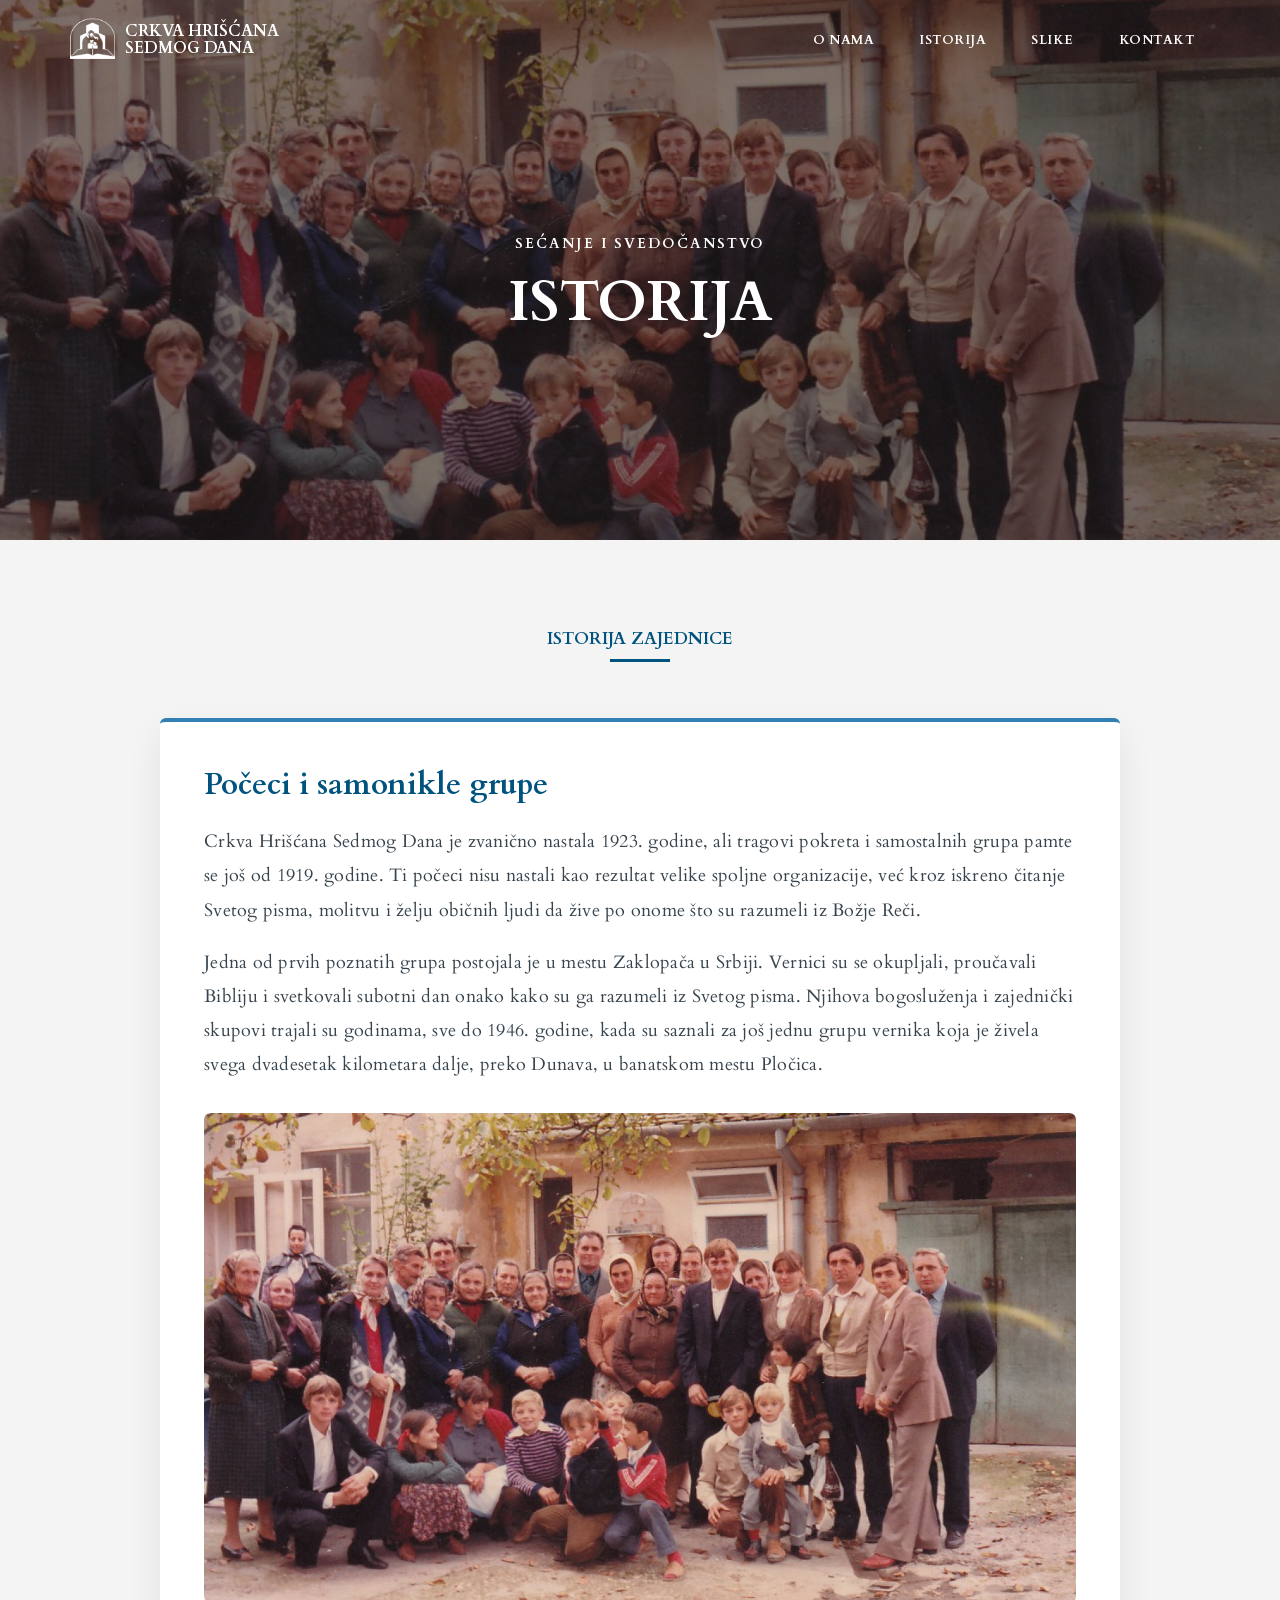
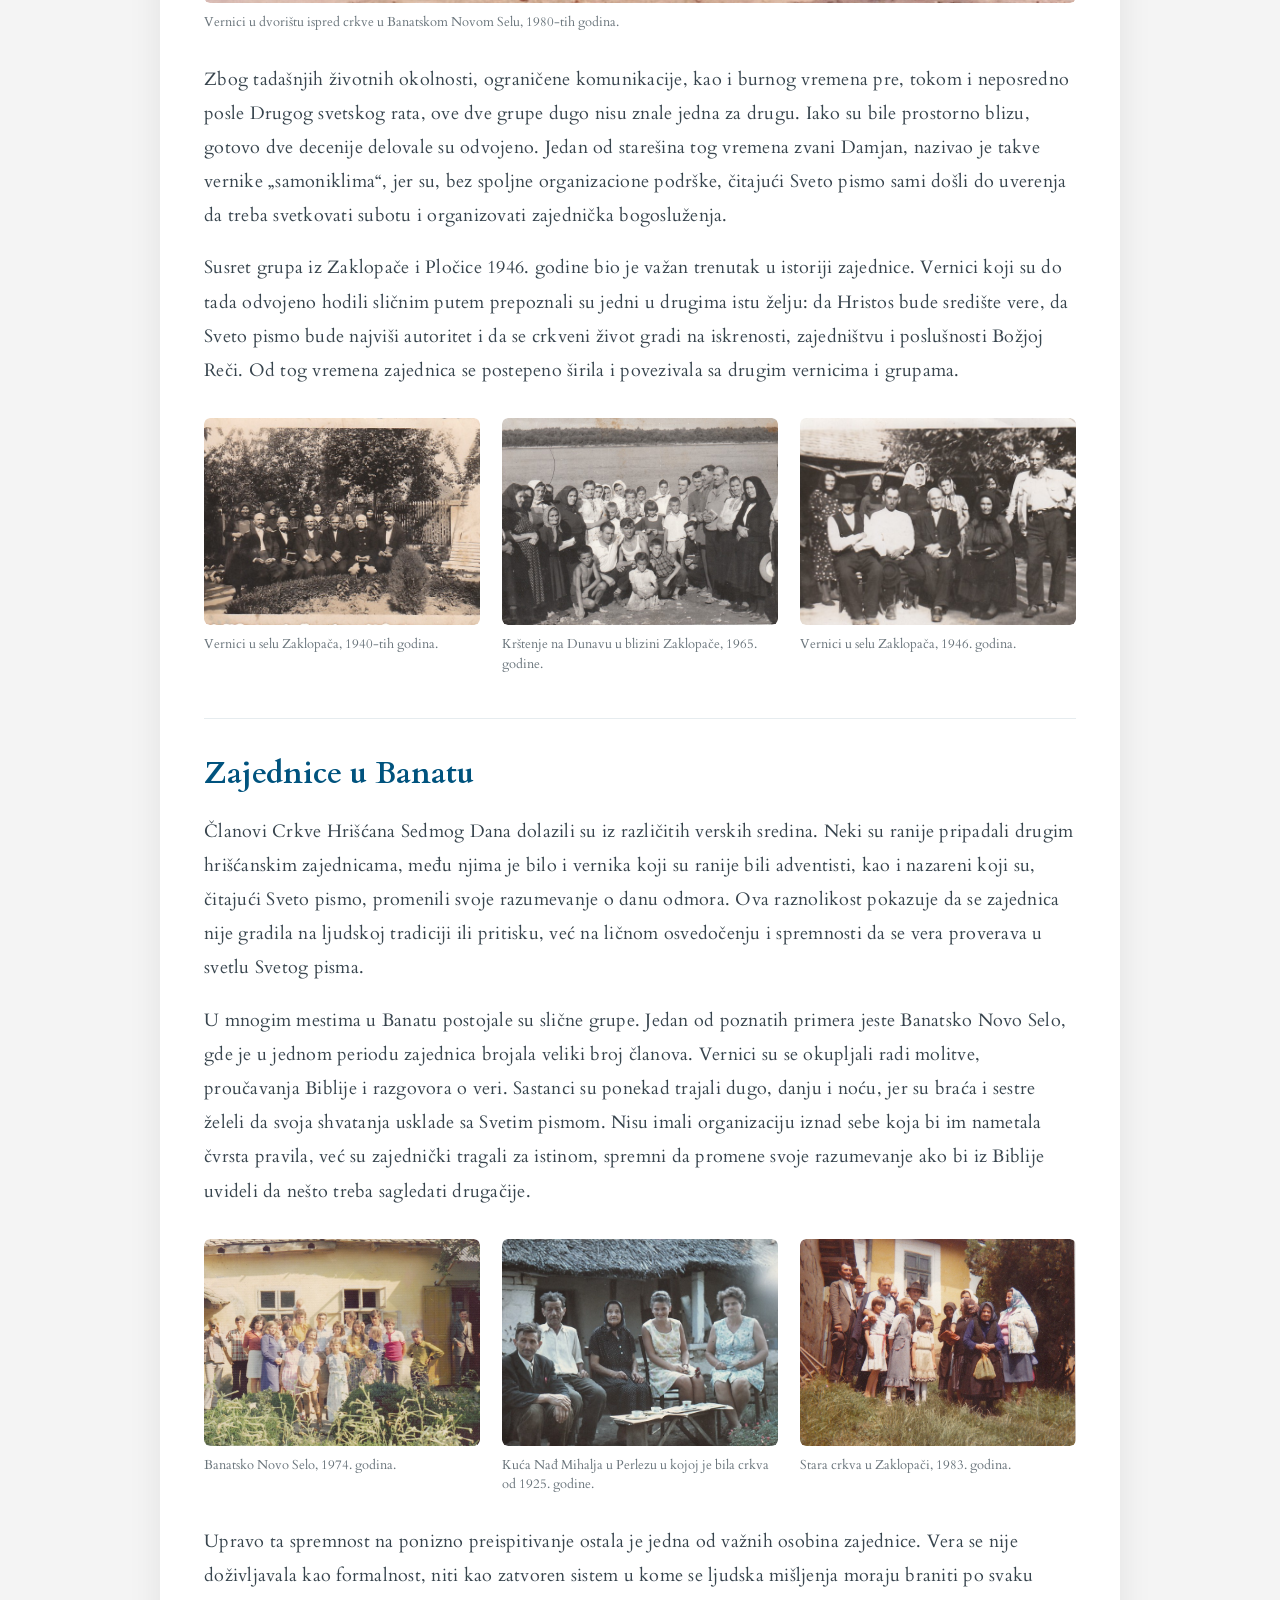
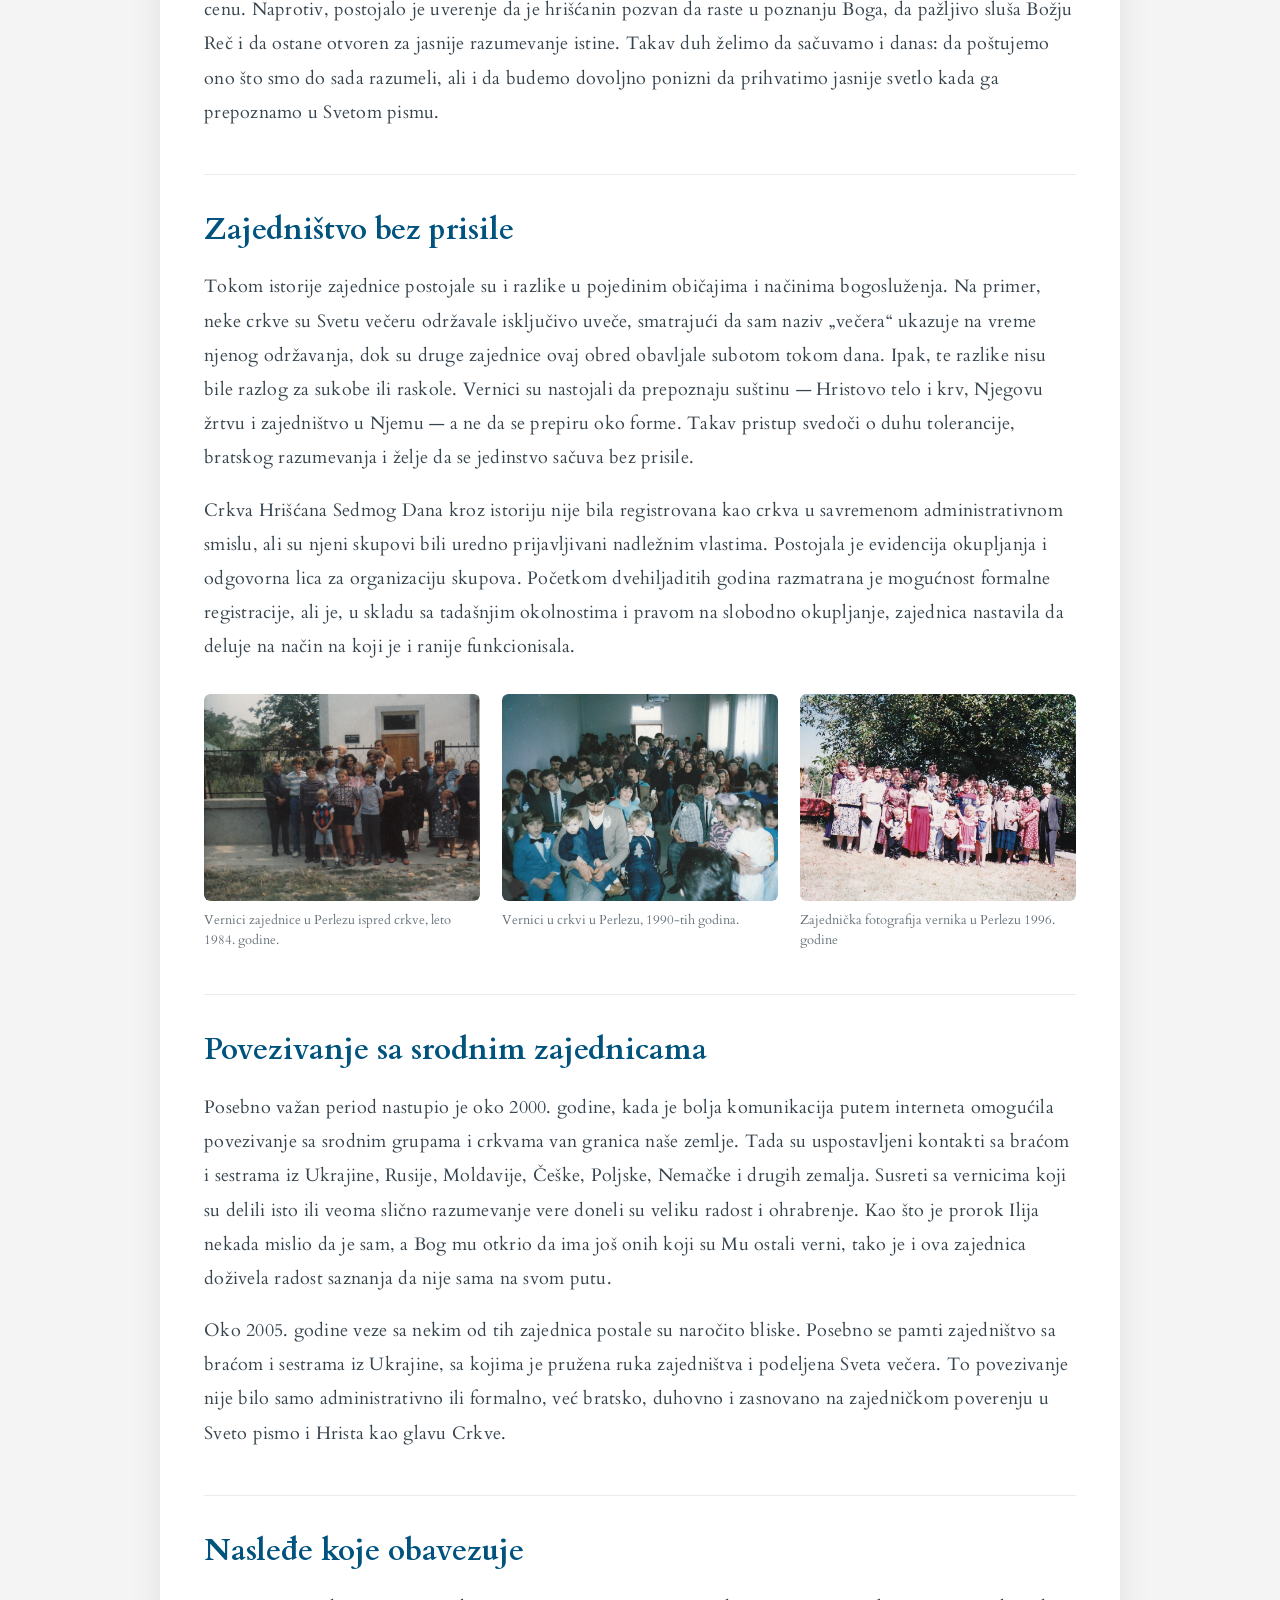
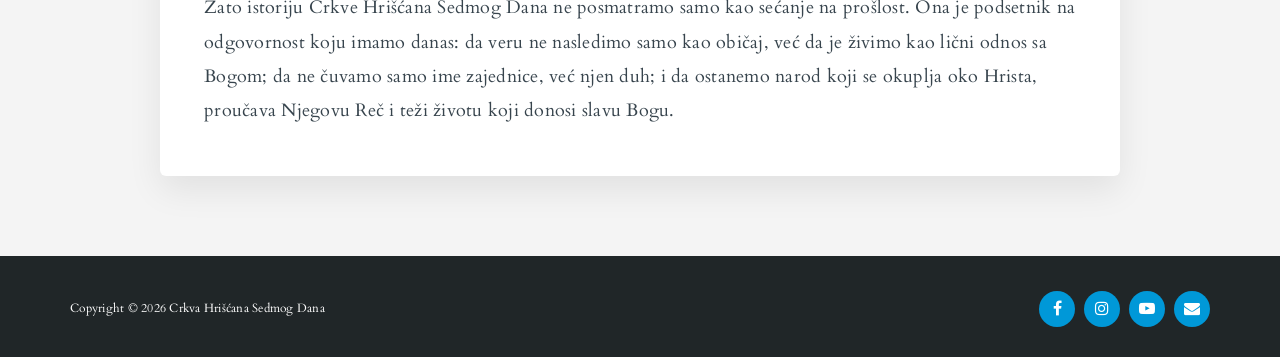
<file: istorija.html>
<!DOCTYPE html>
<html lang="sr-RS">

<head>
    <meta charset="utf-8">
    <meta http-equiv="X-UA-Compatible" content="IE=edge,chrome=1">
    <title>Istorija | Crkva Hrišćana Sedmog Dana</title>
    <meta name="description"
        content="Istorija Crkve Hrišćana Sedmog Dana, od ranih samostalnih grupa i prvih okupljanja do savremenog zajedništva.">
    <meta name="viewport" content="width=device-width, initial-scale=1">
    <meta name="robots" content="index,follow,max-image-preview:large,max-snippet:-1,max-video-preview:-1">
    <meta name="theme-color" content="#00537E">
    <meta name="author" content="Crkva Hrišćana Sedmog Dana">
    <meta name="geo.region" content="RS">
    <meta name="geo.placename" content="Perlez">
    <meta name="geo.position" content="45.2035541;20.3841268">
    <meta name="ICBM" content="45.2035541, 20.3841268">
    <link rel="canonical" href="https://hriscani7dana.org/istorija.html">
    <link rel="alternate" hreflang="sr-rs" href="https://hriscani7dana.org/istorija.html">
    <link rel="icon" type="image/png" href="img/favicon.png">
    <link rel="apple-touch-icon" href="img/favicon.png">

    <meta property="og:locale" content="sr_RS">
    <meta property="og:type" content="article">
    <meta property="og:title" content="Istorija | Crkva Hrišćana Sedmog Dana">
    <meta property="og:description"
        content="Istorija Crkve Hrišćana Sedmog Dana, od ranih samostalnih grupa i prvih okupljanja do savremenog zajedništva.">
    <meta property="og:url" content="https://hriscani7dana.org/istorija.html">
    <meta property="og:site_name" content="Crkva Hrišćana Sedmog Dana">
    <meta property="og:image" content="https://hriscani7dana.org/img/history_00.jpg">
    <meta property="og:image:secure_url" content="https://hriscani7dana.org/img/history_00.jpg">
    <meta property="og:image:type" content="image/jpeg">
    <meta property="og:image:width" content="1012">
    <meta property="og:image:height" content="1048">
    <meta property="og:image:alt" content="Stara crkva u Zaklopači 1983. godine">

    <meta name="twitter:card" content="summary_large_image">
    <meta name="twitter:title" content="Istorija | Crkva Hrišćana Sedmog Dana">
    <meta name="twitter:description"
        content="Istorija Crkve Hrišćana Sedmog Dana, od ranih samostalnih grupa i prvih okupljanja do savremenog zajedništva.">
    <meta name="twitter:image" content="https://hriscani7dana.org/img/history_00.jpg">
    <meta name="twitter:image:alt" content="Stara crkva u Zaklopači 1983. godine">

    <link rel="preconnect" href="https://fonts.googleapis.com">
    <link rel="preconnect" href="https://fonts.gstatic.com" crossorigin>
    <link rel="preload" as="image" href="img/history_00.jpg" fetchpriority="high">
    <link rel="stylesheet" href="css/bootstrap.min.css">
    <link rel="stylesheet" href="css/fontAwesome.css">
    <link rel="stylesheet" href="css/style.css">
    <link href="https://fonts.googleapis.com/css2?family=Cardo:ital,wght@0,400;0,700;1,400&amp;display=swap"
        rel="stylesheet">

    <script type="application/ld+json">
        {
            "@context": "https://schema.org",
            "@type": "WebPage",
            "@id": "https://hriscani7dana.org/istorija.html#webpage",
            "url": "https://hriscani7dana.org/istorija.html",
            "name": "Istorija | Crkva Hrišćana Sedmog Dana",
            "description": "Istorija Crkve Hrišćana Sedmog Dana, od ranih samostalnih grupa i prvih okupljanja do savremenog zajedništva.",
            "inLanguage": "sr-RS",
            "isPartOf": {
                "@type": "WebSite",
                "@id": "https://hriscani7dana.org/#website",
                "url": "https://hriscani7dana.org/",
                "name": "Crkva Hrišćana Sedmog Dana"
            },
            "publisher": {
                "@type": "Church",
                "@id": "https://hriscani7dana.org/#church",
                "name": "Crkva Hrišćana Sedmog Dana",
                "url": "https://hriscani7dana.org/"
            }
        }
    </script>
</head>

<body id="top">
    <header class="header">
        <div class="container">
            <nav class="navbar navbar-inverse" role="navigation" aria-label="Glavna navigacija">
                <div class="navbar-header">
                    <button type="button" id="nav-toggle" class="navbar-toggle" data-toggle="collapse"
                        data-target="#main-nav">
                        <span class="sr-only">Toggle navigation</span>
                        <span class="icon-bar"></span>
                        <span class="icon-bar"></span>
                        <span class="icon-bar"></span>
                    </button>
                    <a href="index.html" class="navbar-brand" aria-label="Crkva Hrišćana Sedmog Dana - početna stranica">
                        <span class="brand-logo" aria-hidden="true">
                            <img src="img/logo_white_short.png" class="logo logo-default img-fluid"
                                alt="Crkva Hrišćana Sedmog Dana logo" width="256" height="256" decoding="async">
                            <img src="img/logo_short.png" class="logo logo-active img-fluid"
                                alt="Crkva Hrišćana Sedmog Dana logo" width="256" height="256" decoding="async">
                        </span>
                        <span class="brand-text">
                            <span>CRKVA HRIŠĆANA</span>
                            <span>SEDMOG DANA</span>
                        </span>
                    </a>
                </div>
                <div id="main-nav" class="collapse navbar-collapse">
                    <ul class="nav navbar-nav">
                        <li><a href="index.html#about">O nama</a></li>
                        <li><a href="istorija.html" aria-current="page">Istorija</a></li>
                        <li><a href="index.html#portfolio">Slike</a></li>
                        <li><a href="index.html#contact">Kontakt</a></li>
                    </ul>
                </div>
            </nav>
        </div>
    </header>

    <main>
        <section class="history-hero" aria-labelledby="page-title">
            <div class="hero-static__overlay history-hero__overlay">
                <div class="container text-center">
                    <div class="hero-static__content history-hero__content">
                        <span>Sećanje i svedočanstvo</span>
                        <h1 id="page-title">Istorija</h1>
                    </div>
                </div>
            </div>
        </section>

        <section class="history-page page-section" aria-labelledby="history-heading">
            <div class="container">
                <div class="section-heading">
                    <h4 id="history-heading">Istorija zajednice</h4>
                    <div class="line-dec"></div>
                </div>

                <div class="history-layout">
                    <article class="history-article">
                        <section class="history-block" aria-labelledby="history-start-heading">
                            <h2 id="history-start-heading">Počeci i samonikle grupe</h2>
                            <p>Crkva Hrišćana Sedmog Dana je zvanično nastala 1923. godine, ali tragovi pokreta i samostalnih grupa pamte se još od 1919. godine. Ti počeci nisu nastali kao rezultat velike spoljne organizacije, već kroz iskreno čitanje Svetog pisma, molitvu i želju običnih ljudi da žive po onome što su razumeli iz Božje Reči.</p>
                            <p>Jedna od prvih poznatih grupa postojala je u mestu Zaklopača u Srbiji. Vernici su se okupljali, proučavali Bibliju i svetkovali subotni dan onako kako su ga razumeli iz Svetog pisma. Njihova bogosluženja i zajednički skupovi trajali su godinama, sve do 1946. godine, kada su saznali za još jednu grupu vernika koja je živela svega dvadesetak kilometara dalje, preko Dunava, u banatskom mestu Pločica.</p>

                            <figure class="history-figure history-figure--wide">
                                <a href="img/history_00.jpg" data-lightbox="history"
                                    data-title="Vernici u dvorištu ispred crkve u Banatskom Novom Selu, 1980-te godine">
                                    <img src="img/history_00.jpg"
                                        alt="Vernici u dvorištu ispred crkve u Banatskom Novom Selu tokom 1980-tih godina"
                                        width="1014" height="670" loading="eager" decoding="async"
                                        fetchpriority="high">
                                </a>
                                <figcaption>Vernici u dvorištu ispred crkve u Banatskom Novom Selu, 1980-tih godina.</figcaption>
                            </figure>

                            <p>Zbog tadašnjih životnih okolnosti, ograničene komunikacije, kao i burnog vremena pre, tokom i neposredno posle Drugog svetskog rata, ove dve grupe dugo nisu znale jedna za drugu. Iako su bile prostorno blizu, gotovo dve decenije delovale su odvojeno. Jedan od starešina tog vremena zvani Damjan, nazivao je takve vernike „samoniklima“, jer su, bez spoljne organizacione podrške, čitajući Sveto pismo sami došli do uverenja da treba svetkovati subotu i organizovati zajednička bogosluženja.</p>

                            <p>Susret grupa iz Zaklopače i Pločice 1946. godine bio je važan trenutak u istoriji zajednice. Vernici koji su do tada odvojeno hodili sličnim putem prepoznali su jedni u drugima istu želju: da Hristos bude središte vere, da Sveto pismo bude najviši autoritet i da se crkveni život gradi na iskrenosti, zajedništvu i poslušnosti Božjoj Reči. Od tog vremena zajednica se postepeno širila i povezivala sa drugim vernicima i grupama.</p>

                            <div class="history-figure-grid history-figure-grid--three">
                                <figure class="history-figure">
                                    <a href="img/history_01.jpg" data-lightbox="history"
                                        data-title="Vernici u Zaklopači, 1940-te godine">
                                        <img src="img/history_01.jpg" alt="Vernici u selu Zaklopača tokom 1940-tih godina"
                                            width="676" height="458" loading="lazy" decoding="async">
                                    </a>
                                    <figcaption>Vernici u selu Zaklopača, 1940-tih godina.</figcaption>
                                </figure>
                                <figure class="history-figure">
                                    <a href="img/history_02.jpg" data-lightbox="history"
                                        data-title="Krštenje na Dunavu u blizini Zaklopače, 1965. godine.">
                                        <img src="img/history_02.jpg"
                                            alt="Krštenje na Dunavu u blizini Zaklopače, 1965. godine."
                                            width="1028" height="644" loading="lazy" decoding="async">
                                    </a>
                                    <figcaption>Krštenje na Dunavu u blizini Zaklopače, 1965. godine.</figcaption>
                                </figure>
                                <figure class="history-figure">
                                    <a href="img/history_1946.jpg" data-lightbox="history"
                                        data-title="Vernici u Zaklopači, 1946. godina">
                                        <img src="img/history_1946.jpg" alt="Vernici u selu Zaklopača 1946. godine"
                                            width="636" height="432" loading="lazy" decoding="async">
                                    </a>
                                    <figcaption>Vernici u selu Zaklopača, 1946. godina.</figcaption>
                                </figure>
                            </div>
                        </section>

                        <section class="history-block" aria-labelledby="history-banat-heading">
                            <h2 id="history-banat-heading">Zajednice u Banatu</h2>
                            <p>Članovi Crkve Hrišćana Sedmog Dana dolazili su iz različitih verskih sredina. Neki su ranije pripadali drugim hrišćanskim zajednicama, među njima je bilo i vernika koji su ranije bili adventisti, kao i nazareni koji su, čitajući Sveto pismo, promenili svoje razumevanje o danu odmora. Ova raznolikost pokazuje da se zajednica nije gradila na ljudskoj tradiciji ili pritisku, već na ličnom osvedočenju i spremnosti da se vera proverava u svetlu Svetog pisma.</p>
                            <p>U mnogim mestima u Banatu postojale su slične grupe. Jedan od poznatih primera jeste Banatsko Novo Selo, gde je u jednom periodu zajednica brojala veliki broj članova. Vernici su se okupljali radi molitve, proučavanja Biblije i razgovora o veri. Sastanci su ponekad trajali dugo, danju i noću, jer su braća i sestre želeli da svoja shvatanja usklade sa Svetim pismom. Nisu imali organizaciju iznad sebe koja bi im nametala čvrsta pravila, već su zajednički tragali za istinom, spremni da promene svoje razumevanje ako bi iz Biblije uvideli da nešto treba sagledati drugačije.</p>

                            <div class="history-figure-grid history-figure-grid--three">
                                <figure class="history-figure">
                                    <a href="img/history_banatsko_novo_selo_1974.jpg" data-lightbox="history"
                                        data-title="Banatsko Novo Selo, 1974. godina">
                                        <img src="img/history_banatsko_novo_selo_1974.jpg"
                                            alt="Vernici u Banatskom Novom Selu 1974. godine" width="924" height="659"
                                            loading="lazy" decoding="async">
                                    </a>
                                    <figcaption>Banatsko Novo Selo, 1974. godina.</figcaption>
                                </figure>
                                <figure class="history-figure">
                                    <a href="img/history_kuca_nadj_1925.jpg" data-lightbox="history"
                                        data-title="Kuća Nađ Mihalja u Perlezu u kojoj je bila crkva od 1925. godine">
                                        <img src="img/history_kuca_nadj_1925.jpg"
                                            alt="Kuća Nađ Mihalja u Perlezu u kojoj je bila crkva od 1925. godine" width="755"
                                            height="512" loading="lazy" decoding="async">
                                    </a>
                                    <figcaption>Kuća Nađ Mihalja u Perlezu u kojoj je bila crkva od 1925. godine.</figcaption>
                                </figure>
                                <figure class="history-figure">
                                    <a href="img/history_zaklopaca_1983.jpg" data-lightbox="history"
                                        data-title="Stara crkva u Zaklopači, 1983. godina">
                                        <img src="img/history_zaklopaca_1983.jpg"
                                            alt="Vernici ispred stare crkve u Zaklopači 1983. godine" width="1012"
                                            height="1048" loading="lazy" decoding="async">
                                    </a>
                                    <figcaption>Stara crkva u Zaklopači, 1983. godina.</figcaption>
                                </figure>
                            </div>

                            <p>Upravo ta spremnost na ponizno preispitivanje ostala je jedna od važnih osobina zajednice. Vera se nije doživljavala kao formalnost, niti kao zatvoren sistem u kome se ljudska mišljenja moraju braniti po svaku cenu. Naprotiv, postojalo je uverenje da je hrišćanin pozvan da raste u poznanju Boga, da pažljivo sluša Božju Reč i da ostane otvoren za jasnije razumevanje istine. Takav duh želimo da sačuvamo i danas: da poštujemo ono što smo do sada razumeli, ali i da budemo dovoljno ponizni da prihvatimo jasnije svetlo kada ga prepoznamo u Svetom pismu.</p>
                        </section>

                        <section class="history-block" aria-labelledby="history-practice-heading">
                            <h2 id="history-practice-heading">Zajedništvo bez prisile</h2>
                            <p>Tokom istorije zajednice postojale su i razlike u pojedinim običajima i načinima bogosluženja. Na primer, neke crkve su Svetu večeru održavale isključivo uveče, smatrajući da sam naziv „večera“ ukazuje na vreme njenog održavanja, dok su druge zajednice ovaj obred obavljale subotom tokom dana. Ipak, te razlike nisu bile razlog za sukobe ili raskole. Vernici su nastojali da prepoznaju suštinu — Hristovo telo i krv, Njegovu žrtvu i zajedništvo u Njemu — a ne da se prepiru oko forme. Takav pristup svedoči o duhu tolerancije, bratskog razumevanja i želje da se jedinstvo sačuva bez prisile.</p>
                            <p>Crkva Hrišćana Sedmog Dana kroz istoriju nije bila registrovana kao crkva u savremenom administrativnom smislu, ali su njeni skupovi bili uredno prijavljivani nadležnim vlastima. Postojala je evidencija okupljanja i odgovorna lica za organizaciju skupova. Početkom dvehiljaditih godina razmatrana je mogućnost formalne registracije, ali je, u skladu sa tadašnjim okolnostima i pravom na slobodno okupljanje, zajednica nastavila da deluje na način na koji je i ranije funkcionisala.</p>

                            <div class="history-figure-grid history-figure-grid--three">
                                <figure class="history-figure">
                                    <a href="img/history_05.jpg" data-lightbox="history"
                                        data-title="Vernici zajednice u Perlezu ispred crkve, leto 1984. godine">
                                        <img src="img/history_05.jpg"
                                            alt="Vernici zajednice u Perlezu stoje ispred crkve tokom leta 1984. godine"
                                            width="868" height="664" loading="lazy" decoding="async">
                                    </a>
                                    <figcaption>Vernici zajednice u Perlezu ispred crkve, leto 1984. godine.</figcaption>
                                </figure>
                                <figure class="history-figure">
                                    <a href="img/history_04.jpg" data-lightbox="history"
                                        data-title="Vernici u crkvi u Perlezu, 1990-te godine">
                                        <img src="img/history_04.jpg"
                                            alt="Vernici u crkvi u Perlezu tokom 1990-tih godina" width="964"
                                            height="664" loading="lazy" decoding="async">
                                    </a>
                                    <figcaption>Vernici u crkvi u Perlezu, 1990-tih godina.</figcaption>
                                </figure>
                                <figure class="history-figure">
                                    <a href="img/history_03.jpg" data-lightbox="history"
                                        data-title="Zajednička fotografija vernika u Perlezu 1996. godine">
                                        <img src="img/history_03.jpg"
                                            alt="Zajednička fotografija vernika u Perlezu 1996. godine"
                                            width="1152" height="720" loading="lazy" decoding="async">
                                    </a>
                                    <figcaption>Zajednička fotografija vernika u Perlezu 1996. godine</figcaption>
                                </figure>
                            </div>
                        </section>

                        <section class="history-block" aria-labelledby="history-connections-heading">
                            <h2 id="history-connections-heading">Povezivanje sa srodnim zajednicama</h2>
                            <p>Posebno važan period nastupio je oko 2000. godine, kada je bolja komunikacija putem interneta omogućila povezivanje sa srodnim grupama i crkvama van granica naše zemlje. Tada su uspostavljeni kontakti sa braćom i sestrama iz Ukrajine, Rusije, Moldavije, Češke, Poljske, Nemačke i drugih zemalja. Susreti sa vernicima koji su delili isto ili veoma slično razumevanje vere doneli su veliku radost i ohrabrenje. Kao što je prorok Ilija nekada mislio da je sam, a Bog mu otkrio da ima još onih koji su Mu ostali verni, tako je i ova zajednica doživela radost saznanja da nije sama na svom putu.</p>

                            <p>Oko 2005. godine veze sa nekim od tih zajednica postale su naročito bliske. Posebno se pamti zajedništvo sa braćom i sestrama iz Ukrajine, sa kojima je pružena ruka zajedništva i podeljena Sveta večera. To povezivanje nije bilo samo administrativno ili formalno, već bratsko, duhovno i zasnovano na zajedničkom poverenju u Sveto pismo i Hrista kao glavu Crkve.</p>
                        </section>

                        <section class="history-block" aria-labelledby="history-legacy-heading">
                            <h2 id="history-legacy-heading">Nasleđe koje obavezuje</h2>
                            <p>Zato istoriju Crkve Hrišćana Sedmog Dana ne posmatramo samo kao sećanje na prošlost. Ona je podsetnik na odgovornost koju imamo danas: da veru ne nasledimo samo kao običaj, već da je živimo kao lični odnos sa Bogom; da ne čuvamo samo ime zajednice, već njen duh; i da ostanemo narod koji se okuplja oko Hrista, proučava Njegovu Reč i teži životu koji donosi slavu Bogu.</p>
                        </section>
                    </article>

                </div>
            </div>
        </section>
    </main>

    <footer>
        <div class="container">
            <div class="row">
                <div class="col-md-6">
                    <div class="copyright-text">
                        <p>Copyright &copy; 2026 Crkva Hrišćana Sedmog Dana</p>
                    </div>
                </div>
                <div class="col-md-6">
                    <div class="social-icons">
                        <ul>
                            <li>
                                <a href="https://www.facebook.com/groups/1423116207930404/" target="_blank"
                                    rel="noopener noreferrer" aria-label="Facebook stranica Crkve Hrišćana Sedmog Dana"><i class="fa fa-facebook"></i></a>
                            </li>
                            <li>
                                <a href="https://www.instagram.com/hriscani_sedmog_dana" target="_blank"
                                    rel="noopener noreferrer" aria-label="Instagram stranica Crkve Hrišćana Sedmog Dana"><i class="fa fa-instagram"></i></a>
                            </li>
                            <li>
                                <a href="https://www.youtube.com/@CrkvaHriscanaSedmogDana" target="_blank"
                                    rel="noopener noreferrer" aria-label="YouTube kanal Crkve Hrišćana Sedmog Dana"><i class="fa fa-youtube-play"></i></a>
                            </li>
                            <li>
                                <a href="mailto:chsdperlez@gmail.com" target="_blank" rel="noopener noreferrer"
                                    aria-label="Pošaljite email Crkvi Hrišćana Sedmog Dana"><i
                                        class="fa fa-envelope"></i></a>
                            </li>
                        </ul>
                    </div>
                </div>
            </div>
        </div>
    </footer>

    <script src="js/vendor/jquery-1.11.2.min.js"></script>

    <script src="js/vendor/bootstrap.min.js"></script>
    <script src="js/plugins.js"></script>
    <script src="js/main.js"></script>
</body>

</html>
</file>
<file: css/style.css>
:root {
	--primary-color: #0098D8;
	--primary-color-rgb: 12, 106, 166;
	--secondary-color: #0c6aa6;
	--ternary-color: #00537E;
	--accent-color: #8FB84E;
	--dark-color: #121212;
}

* {
    margin: 0;
    padding: 0;
    font-family: "Cardo", serif;
}
ul {
	list-style: none;
}
p {
	color: #5a5a5a;
	font-size: 13px;
	letter-spacing: 0.25px;
	line-height: 24px;
}

a {
	color: var(--primary-color);
	text-decoration: none;
	font-weight: bold;
}

.primary-button a {
	display: inline-block;
	background-color: var(--primary-color);
	padding: 12px 18px;
	color: #fff;
	font-size: 11px;
	font-weight: 500;
	letter-spacing: 1px;
	text-transform: uppercase;
	text-decoration: none;
	border-radius: 20px;
	transition: all 0.5s;
}
.primary-button a:hover {
	background-color: var(--primary-color);
}
.white-button a {
	display: inline-block;
	background-color: #fff;
	padding: 12px 18px;
	color: var(--ternary-color);
	font-size: 11px;
	font-weight: 500;
	text-transform: uppercase;
	text-decoration: none;
	border-radius: 20px;
	transition: all 0.5s;
}
.white-button a:hover {
	background-color: var(--ternary-color);
	color: #fff;
}
.section-heading h4 {
	text-align: center;
	font-size: 17px;
	text-transform: uppercase;
	font-weight: 700;
	color: var(--ternary-color);
}
.section-heading .line-dec {
	width: 60px;
	height: 3px;
	background-color: var(--ternary-color);
	margin: 0 auto;
}

.header {
    position: fixed;
    top: 0;
    left: 0;
    width: 100%;
    padding: 0;
    z-index: 10000;
    transition: all 0.2s ease-in-out;
    height: 80px;
    background-color:transparent;  
    
    text-align: center;
    line-height: 40px;
}

.navbar-inverse .navbar-brand, .navbar-inverse .navbar-nav>li>a {
    text-shadow: none;
}

.navbar-brand {
	display: inline-flex;
	align-items: center;
	gap: 10px;
	height: 80px;
	padding: 0;
	line-height: 1;
	font-weight: 700;
	color: #fff !important;
	text-decoration: none;
}

.navbar-brand:hover,
.navbar-brand:focus,
.navbar-brand:active {
	color: #fff !important;
	text-decoration: none;
}

.navbar-nav>li>a {
	color: #fff!important;
	font-size: 13px;
	font-weight: 700;
	text-transform: uppercase;
	text-shadow: none;
	line-height: 80px;
	padding: 0px;
	letter-spacing: 0.5px;
}

.navbar-nav>li {
	margin-left: 45px;
}

.header.active .navbar-nav>li>a {
	font-size: 13px;
	font-weight: 700;
	text-transform: uppercase;
	text-shadow: none;
	color: var(--ternary-color)!important;
}

.navbar-nav>li>a[aria-current="page"] {
	color: #fff!important;
}

.header.active .navbar-nav>li>a[aria-current="page"] {
	color: var(--primary-color)!important;
}

.header.active .navbar-brand {
	color: var(--ternary-color) !important;
}

.header.active .navbar-brand:hover,
.header.active .navbar-brand:focus,
.header.active .navbar-brand:active {
	color: var(--ternary-color) !important;
}

.header.active {
    background-color: rgba(250, 250, 250, 0.98);
    -webkit-box-shadow: 0 1px 5px rgba(0, 0, 0, 0.25);
    -moz-box-shadow: 0 1px 5px rgba(0, 0, 0, 0.25);
    box-shadow: 0 1px 5px rgba(0, 0, 0, 0.25);
}

.hero-static {
	background-image: linear-gradient(rgba(18, 18, 18, 0.45), rgba(18, 18, 18, 0.45)), url(../img/nature.jpg);
	background-position: center center;
	background-repeat: no-repeat;
	background-size: cover;
}

.hero-static__overlay {
	min-height: 680px;
	display: flex;
	align-items: center;
	padding: 140px 0 100px;
}

.hero-static__content {
	max-width: 560px;
	margin: 0 auto;
	text-align: center;
	color: #fff;
}

.hero-static__content span {
	display: inline-block;
	margin-bottom: 18px;
	font-size: 14px;
	font-weight: 600;
	letter-spacing: 2px;
	text-transform: uppercase;
}

.hero-static__content h1 {
	margin: 0 0 20px;
	font-size: 52px;
	font-weight: 800;
	text-transform: uppercase;
}

.hero-static__content p {
	margin-bottom: 28px;
	font-size: 16px;
	line-height: 28px;
	color: rgba(255, 255, 255, 0.9);
}
.navbar-brand .brand-logo {
	position: relative;
	display: inline-flex;
	flex-shrink: 0;
	width: 45px;
	height: 45px;
}

.navbar-brand .logo{
	position: absolute;
	top: 0;
	left: 0;
	display: block;
	width: 45px;
	height: 45px;
}

.navbar-brand .logo-active {
	opacity: 0;
}

.navbar-brand .brand-text {
	display: inline-flex;
	flex-direction: column;
	justify-content: center;
	align-items: flex-start;
	line-height: 1.05;
	font-size: 16px;
}

.navbar-brand .brand-text span {
	display: block;
}
.header.active .navbar-brand .logo-default {
	opacity: 0;
}

.header.active .navbar-brand .logo-active {
	opacity: 1;
}
#main-nav {
	background-color: transparent;
	background-image: none!important;
}
.header .navbar-brand {
    font-weight: 900;
}
.navbar-inverse {
	background-image: none;
	background-color: transparent;
}
.header .navbar {
    margin: 0;
    border: none;
}
.page-section {
    padding: 80px 0;
}
.navbar-inverse .navbar-toggle {
	margin-top: 22px;
    border-color: var(--ternary-color);
    background-color: var(--ternary-color);
}
.navbar-inverse .navbar-toggle:hover, .navbar-inverse .navbar-toggle:focus {
	background-color: var(--ternary-color);
}

bootstrap.min.css
.navbar-toggle {
    position: relative;
    float: right;
    padding: 9px 10px;
    margin-top: 15px!important;
    margin-right: 15px;
    margin-bottom: 8px;
    background-color: transparent;
    background-image: none;
    border: 1px solid transparent;
    border-radius: 4px;
}
@media (min-width: 768px) {
    .header .navbar-brand {
        padding-left: 0;
    }
    .navbar-nav {
        float: right;
    }
}
@media (max-width: 480px) {
    .page-section h1 {
        font-size: 3em;
    }
    .page-section h2 {
        font-size: 2em;
    }
    .page-section p {
        font-size: 1em;
        margin: 0 0 20px;
    }
}



/* HERO SLIDER */

/* WHAT WE DO */

#about {
	background-color: #f4f4f4;
	padding: 80px 0px;
}

#about .section-heading {
	margin-bottom: 60px;
}

.about-grid {
	display: grid;
	grid-template-columns: repeat(2, minmax(0, 1fr));
	gap: 24px;
	align-items: start;
}

.about-entry {
	position: relative;
	background: #fff;
	padding: 34px 32px 30px;
	min-height: 220px;
	display: flex;
	flex-direction: column;
	border-radius: 6px;
	border-top: 4px solid rgba(var(--primary-color-rgb), 0.85);
	box-shadow: 0 14px 34px rgba(18, 18, 18, 0.08);
	transition: box-shadow 0.25s ease, transform 0.25s ease;
}

.about-entry:hover {
	transform: translateY(-2px);
	box-shadow: 0 18px 38px rgba(18, 18, 18, 0.11);
}

.about-entry__toggle {
	width: 100%;
	padding: 0;
	border: 0;
	background: transparent;
	text-align: left;
	display: flex;
	flex-direction: column;
	cursor: pointer;
}

.about-entry__toggle:focus-visible {
	outline: 2px solid rgba(var(--primary-color-rgb), 0.6);
	outline-offset: 6px;
}

.about-entry h5 {
	margin: 0 0 18px;
	font-size: 28px;
	line-height: 1.3;
	font-weight: 700;
	color: var(--ternary-color);
}

.about-entry__preview {
	margin: 0 0 18px;
	font-size: 17px;
	line-height: 1.8;
	color: #55626c;
	display: -webkit-box;
	-webkit-line-clamp: 3;
	-webkit-box-orient: vertical;
	overflow: hidden;
}

.about-entry.is-open .about-entry__preview {
	display: none;
}

.about-entry__action {
	display: inline-flex;
	align-items: center;
	gap: 10px;
	margin-top: 28px;
	font-size: 13px;
	font-weight: 700;
	letter-spacing: 1px;
	text-transform: uppercase;
	color: var(--primary-color);
	cursor: pointer;
}

.about-entry.is-open .about-entry__content {
	flex: 1;
}

.about-entry p {
	margin-bottom: 16px;
	font-size: 18px;
	line-height: 1.9;
	color: #37444d;
}

.about-entry p:last-child {
	margin-bottom: 0;
}


#what-we-do {
	background-image: linear-gradient(rgba(18, 18, 18, 0.45), rgba(18, 18, 18, 0.45)), url(../img/vatra_wide.png);
	width: 100%;
	background-size: cover;
	background-repeat: no-repeat;
	padding: 80px 0px;
	color: #fff;
}

#what-we-do .right-image img {
	width: 100%;
	overflow: hidden;
}

#what-we-do h4 {
	font-size: 24px;
	font-weight: 700;
	letter-spacing: 0.5px;
	line-height: 30px;
	margin-bottom: 25px;
}

#what-we-do p {
	margin-bottom: 30px;
	font-size: 16px;
	color: #fff;
}

#what-we-do ul li {
	display: inline-block;
	margin-right: 15px;
	margin-bottom: 15px;
}

@media (min-width: 992px) {
	#what-we-do .row > .col-md-6:nth-child(2) .left-text {
		margin-top: 60px;
	}
}



/* PORTFOLIO */

#portfolio {
	text-align: center;
}

/* HISTORY */

.history-hero {
	background-image: linear-gradient(rgba(18, 18, 18, 0.48), rgba(18, 18, 18, 0.52)), url(../img/history_00.jpg);
	background-position: center 42%;
	background-repeat: no-repeat;
	background-size: cover;
}

.history-hero__overlay {
	min-height: 540px;
	padding: 140px 0 92px;
}

.history-hero__content {
	max-width: 680px;
}

.history-hero__content h1 {
	font-size: 56px;
}

.history-page {
	background-color: #f4f4f4;
}

.history-page .section-heading {
	margin-bottom: 56px;
}

.history-layout {
	display: grid;
	grid-template-columns: minmax(0, 1fr);
	align-items: start;
	max-width: 960px;
	margin: 0 auto;
	min-width: 0;
	box-sizing: border-box;
}

.history-article {
	background: #fff;
	border-top: 4px solid rgba(var(--primary-color-rgb), 0.85);
	border-radius: 6px;
	box-shadow: 0 14px 34px rgba(18, 18, 18, 0.08);
	padding: 44px 44px 48px;
	min-width: 0;
	box-sizing: border-box;
}

.history-block + .history-block {
	margin-top: 44px;
	padding-top: 36px;
	border-top: 1px solid #e6ecef;
}

.history-block h2 {
	margin: 0 0 22px;
	font-size: 30px;
	line-height: 1.25;
	font-weight: 700;
	color: var(--ternary-color);
}

.history-block p {
	margin-bottom: 18px;
	font-size: 18px;
	line-height: 1.9;
	color: #37444d;
}

.history-block p:last-child {
	margin-bottom: 0;
}

.history-figure,
.history-figure-grid {
	margin: 30px 0;
	min-width: 0;
	box-sizing: border-box;
}

.history-figure a {
	display: block;
	color: inherit;
	box-sizing: border-box;
}

.history-figure--wide a,
.history-figure-grid .history-figure a {
	overflow: hidden;
	border-radius: 6px;
}

.history-figure img {
	display: block;
	width: 100%;
	max-width: 100%;
	height: auto;
	border-radius: 6px;
	object-fit: cover;
	box-sizing: border-box;
}

.history-figure--wide a {
	aspect-ratio: 16 / 9;
}

.history-figure--wide img {
	height: 100%;
	object-position: center;
}

.history-figure figcaption {
	margin-top: 10px;
	font-size: 13px;
	line-height: 1.5;
	color: #69747b;
}

.history-figure-grid {
	display: grid;
	grid-template-columns: repeat(2, minmax(0, 1fr));
	gap: 22px;
	align-items: start;
}

.history-figure-grid--three {
	grid-template-columns: repeat(3, minmax(0, 1fr));
}

.history-figure-grid .history-figure {
	margin: 0;
}

.history-figure-grid .history-figure img {
	aspect-ratio: 4 / 3;
	height: 100%;
}

.projects-holder .mix {
  display: none;
}

.filter-categories {
  text-align: center;
  margin-bottom: 10px;
  margin-top: 60px;
}

.filter-categories ul li {
  margin: 0px 10px 15px 10px;
  display: inline-block;
}

.filter-categories ul li span {
  cursor: pointer;
  color: #5a5a5a;
  display: inline-block;
  font-size: 14px;
  text-transform: capitalize;
  font-weight: 400;
}

.filter-categories ul li.active span {
  color: var(--primary-color);
}

.project-item {
	margin-top: 30px;
}

.project-item .thumb {
	position: relative;
	text-align: center;
	display: inline-block;
}

.project-item .thumb img {
	width: 100%;
	overflow: hidden;
}

.project-item .hover-effect {
	position: absolute;
	background-color: rgba(var(--primary-color-rgb), 0.95);
	width: 100%;
	top: 0;
	bottom: 0;
	opacity: 0;
	visibility: hidden;
	transition: all 0.5s;
}

.project-item .hover-effect i {
	text-align: center;
	margin-top: 35%;
	display: inline-block;
	width: 46px;
	height: 46px;
	background-color: #fff;
	line-height: 46px;
	color: var(--primary-color);
	border-radius: 50%;
	font-size: 18px;
}

.project-item .hover-effect i:hover {
	background-color: var(--primary-color);
	color: #fff;
	transition: all 0.5s;
}

.project-item:hover .hover-effect {
	opacity: 1;
	visibility: visible;
}

.pop, .pop2, .pop3 {
	z-index: 9999;
	text-align: center;
	padding: 30px;
    display:none;
    position:fixed;
    top:25%;
    left:10.3%;
    width:80%;
    height: auto;
    box-shadow: 0px 0px 25px #7a7a7a;
}

.pop span, .pop2 span, .pop3 span {
	margin-bottom: 20px;
	cursor: pointer;
	width: 44px;
	height: 44px;
	display: inline-block;
	line-height: 44px;
	color: #fff;
	text-align: center;
	background-color: var(--primary-color);
}

.pop span:hover, .pop2 span:hover, .pop3 span:hover {
	background-color: var(--primary-color);
	transition: all 0.5s;
}



/* CONTACT US */

#contact .section-heading h4 {
	color: #fff;
}

#contact .section-heading .line-dec {
	background-color: #fff;
}

#contact .section-heading {
	margin-bottom: 44px;
}

#contact {
	position: relative;
	overflow: hidden;
	width: 100%;
	padding: 78px 0;
}

#contact::before {
	content: "";
	position: absolute;
	inset: 0;
	background-image: url(../img/kamp_wide.jpg);
	background-repeat: no-repeat;
	background-size: cover;
	background-position: center;
	filter: blur(3px);
	transform: scale(1.08);
	z-index: 0;
}

#contact::after {
	content: "";
	position: absolute;
	inset: 0;
	background-color: rgba(0, 0, 0, 0.55);
	z-index: 0;
}

#contact .container {
	position: relative;
	z-index: 1;
}

#contact .contact-layout {
	display: flex;
	flex-wrap: wrap;
	align-items: stretch;
}

#contact .contact-layout > [class*="col-"] {
	margin-bottom: 24px;
}

#contact .contact-column {
	display: flex;
	flex-direction: column;
}

#contact .contact-card {
	background: rgba(8, 23, 33, 0.62);
	border: 1px solid rgba(255, 255, 255, 0.14);
	box-shadow: 0 24px 60px rgba(0, 0, 0, 0.2);
	padding: 22px;
	backdrop-filter: blur(6px);
}

#contact .contact-card + .contact-card {
	margin-top: 18px;
}

#contact .contact-card--info {
	padding: 16px 18px;
}

#contact .contact-card--gatherings {
	flex: 1;
	display: flex;
	flex-direction: column;
}

#contact .contact-card--form {
	flex: 1;
}

#contact .contact-block + .contact-block {
	margin-top: 28px;
	padding-top: 24px;
	border-top: 1px solid rgba(255, 255, 255, 0.12);
}

#contact .contact-block h5 {
	margin: 0 0 12px;
	font-size: 17px;
	font-weight: 700;
	letter-spacing: 0.4px;
	color: #fff;
}

#contact .contact-block p,
#contact .contact-form-copy {
	font-size: 15px;
	line-height: 1.7;
	color: rgba(255, 255, 255, 0.88);
}

#contact .contact-form-copy {
	margin: 0 0 18px;
}

#contact .contact-details {
	display: grid;
	gap: 10px;
}

#contact .contact-detail {
	display: flex;
	align-items: center;
	gap: 12px;
	padding: 10px 12px;
	background-color: rgba(255, 255, 255, 0.06);
	border: 1px solid rgba(255, 255, 255, 0.08);
	color: #fff;
	text-decoration: none;
}

#contact .contact-detail i {
	width: 38px;
	height: 38px;
	line-height: 38px;
	border-radius: 50%;
	flex-shrink: 0;
	text-align: center;
	font-size: 15px;
	background: rgba(var(--primary-color-rgb), 0.92);
	color: #fff;
}

#contact .contact-detail span {
	display: block;
	margin-bottom: 4px;
	font-size: 12px;
	letter-spacing: 1.2px;
	text-transform: uppercase;
	color: rgba(255, 255, 255, 0.68);
}

#contact .contact-detail strong {
	display: block;
	font-size: 15px;
	line-height: 1.35;
	color: #fff;
}

#contact .contact-detail:hover,
#contact .contact-detail:focus {
	color: #fff;
	background-color: rgba(255, 255, 255, 0.1);
}

#contact .contact-detail--static {
	margin-bottom: 14px;
}

#contact .contact-card--gatherings .map {
	margin-top: 16px;
	padding-top: 0;
	flex: 1;
	min-height: 0;
	display: flex;
}

#contact .map iframe {
	width: 100%;
	min-height: 260px;
	border: 0;
	overflow: hidden;
}

#contact .contact-card--gatherings .map iframe {
	flex: 1;
	height: 100%;
}

#contact input {
	border-radius: 0px;
	padding-left: 15px;
	font-size: 14px;
	color: var(--dark-color);
	background-color: rgba(255, 255, 255, 0.96);
	outline: none;
	border: none;
	box-shadow: none;
	line-height: 50px;
	height: 50px;
	width: 100%;
	margin-bottom: 18px;
}

#contact textarea {
	border-radius: 0px;
	padding-left: 15px;
	padding-top: 14px;
	font-size: 14px;
	color: var(--dark-color);
	background-color: rgba(255, 255, 255, 0.96);
	outline: none;
	border: none;
	box-shadow: none;
	height: 165px;
	max-height: 220px;
	width: 100%;
	margin-bottom: 18px;
}

#contact input::placeholder, #contact textarea::placeholder {
  color: var(--ternary-color);
  opacity: 1; /* Fixes lower opacity issue in Firefox */
}

#contact button {
	display: inline-block;
	background-color: var(--primary-color);
	padding: 13px 24px;
	color: #fff;
	font-size: 11px;
	letter-spacing: 1px;
	font-weight: 500;
	text-transform: uppercase;
	text-decoration: none;
	border-radius: 20px;
}

#contact button:hover {
	color: #fff;
	background-color: var(--primary-color);
	transition: all 0.3s;
}


/* FOOTER */

footer {
	background-color: #202628;
	padding: 20px;
}

footer p {
	font-size: 12px;
	color: #fff;
	margin-bottom: 0px;
	margin-top: 20px;
}

footer em {
	font-style: normal;
	font-weight: 700;
	color: var(--primary-color);
}

footer ul {
	margin-top: 15px;
	float: right;
}

footer ul li {
	display: inline-block;
	margin-left: 5px;
}

footer ul li a {
	font-size: 16px;
	width: 36px;
	height: 36px;
	line-height: 36px;
	text-align: center;
	display: inline-block;
	background-color: var(--primary-color);
	color: #202628;
	border-radius: 50%;
}

footer ul li a:hover {
	color: #202628;
	background-color: var(--primary-color);
	transition: all 0.5s;
}




/* LIGHT BOX */

body:after {
  content: url(../img/close.png) url(../img/loading.gif) url(../img/prev.png) url(../img/next.png);
  display: none;
}

body.lb-disable-scrolling {
  overflow: hidden;
}

.lightboxOverlay {
  position: absolute;
  top: 0;
  left: 0;
  z-index: 99999;
  background-color: black;
  filter: progid:DXImageTransform.Microsoft.Alpha(Opacity=80);
  opacity: 0.8;
  display: none;
}

.lightbox {
  position: absolute;
  margin-top: 5%;
  left: 0;
  width: 100%;
  z-index: 100000;
  text-align: center;
  line-height: 0;
  font-weight: normal;
}

.lightbox .lb-image {
  display: block;
  height: auto;
  max-width: inherit;
  max-height: none;
  border-radius: 3px;

  /* Image border */
  border: 4px solid white;
}

.lightbox a img {
  border: none;
}

.lb-outerContainer {
  position: relative;
  zoom: 1;
  width: 250px;
  height: 250px;
  margin: 0 auto;
  border-radius: 4px;

  /* Background color behind image.
     This is visible during transitions. */
  background-color: white;
}

.lb-outerContainer:after {
  content: "";
  display: table;
  clear: both;
}

.lb-loader {
  position: absolute;
  top: 43%;
  left: 0;
  height: 25%;
  width: 100%;
  text-align: center;
  line-height: 0;
}

.lb-cancel {
  display: block;
  width: 32px;
  height: 32px;
  margin: 0 auto;
  background: url(../img/loading.gif) no-repeat;
}

.lb-nav {
  position: absolute;
  top: 0;
  left: 0;
  height: 100%;
  width: 100%;
  z-index: 10;
}

.lb-container > .nav {
  left: 0;
}

.lb-nav a {
  outline: none;
  background-image: url('[data-uri]');
}

.lb-prev, .lb-next {
  height: 100%;
  cursor: pointer;
  display: block;
}

.lb-nav a.lb-prev {
  width: 34%;
  left: 0;
  float: left;
  background: url(../img/prev.png) left 48% no-repeat;
  filter: progid:DXImageTransform.Microsoft.Alpha(Opacity=0);
  opacity: 0;
  -webkit-transition: opacity 0.6s;
  -moz-transition: opacity 0.6s;
  -o-transition: opacity 0.6s;
  transition: opacity 0.6s;
}

.lb-nav a.lb-prev:hover {
  filter: progid:DXImageTransform.Microsoft.Alpha(Opacity=100);
  opacity: 1;
}

.lb-nav a.lb-next {
  width: 64%;
  right: 0;
  float: right;
  background: url(../img/next.png) right 48% no-repeat;
  filter: progid:DXImageTransform.Microsoft.Alpha(Opacity=0);
  opacity: 0;
  -webkit-transition: opacity 0.6s;
  -moz-transition: opacity 0.6s;
  -o-transition: opacity 0.6s;
  transition: opacity 0.6s;
}

.lb-nav a.lb-next:hover {
  filter: progid:DXImageTransform.Microsoft.Alpha(Opacity=100);
  opacity: 1;
}

.lb-dataContainer {
  margin: 0 auto;
  padding-top: 5px;
  zoom: 1;
  width: 100%;
  -moz-border-radius-bottomleft: 4px;
  -webkit-border-bottom-left-radius: 4px;
  border-bottom-left-radius: 4px;
  -moz-border-radius-bottomright: 4px;
  -webkit-border-bottom-right-radius: 4px;
  border-bottom-right-radius: 4px;
}

.lb-dataContainer:after {
  content: "";
  display: table;
  clear: both;
}

.lb-data {
  padding: 0 4px;
  color: #ccc;
}

.lb-data .lb-details {
  width: 85%;
  float: left;
  text-align: left;
  line-height: 1.2em;
}

.lb-data .lb-caption {
  font-size: 13px;
  font-weight: bold;
  line-height: 1em;
}

.lb-data .lb-caption a {
  color: #4ae;
}

.lb-data .lb-number {
  display: block;
  clear: left;
  padding-bottom: 1em;
  font-size: 12px;
  color: #999999;
}

.lb-data .lb-close {
  display: block;
  float: right;
  width: 30px;
  height: 30px;
  background: url(../img/close.png) top right no-repeat;
  text-align: right;
  outline: none;
  filter: progid:DXImageTransform.Microsoft.Alpha(Opacity=70);
  opacity: 0.7;
  -webkit-transition: opacity 0.2s;
  -moz-transition: opacity 0.2s;
  -o-transition: opacity 0.2s;
  transition: opacity 0.2s;
}

.lb-data .lb-close:hover {
  cursor: pointer;
  filter: progid:DXImageTransform.Microsoft.Alpha(Opacity=100);
  opacity: 1;
}

.social-icons ul li a {
	color: white;
}

/* RESPONSIVE */

@media (max-width: 767px){
	#main-nav {
		border-color: rgba(250, 250, 250, 0.95);
		margin-top: 16px;
		background-color: rgba(250, 250, 250, 0.95);
		box-shadow: 0px 5px 10px #cdcdcd;
	}
	.navbar-nav {
		padding: 0px;
		margin-top: 0px;
		margin-top: 0px;
	}
	.navbar-nav>li {
		margin-left: 0px;
		border-bottom: 1px solid #eee;
	}
	.navbar-nav>li:last-child {
		border-bottom: none;
	}
	.navbar-nav>li>a {
		line-height: 50px;
		color: var(--dark-color)!important;
	}
}

@media (max-width: 1015px){
	.hero-static__overlay {
		min-height: 560px;
		padding-top: 120px;
	}
	.hero-static__content {
		max-width: none;
		text-align: center;
	}
	.about-grid {
		grid-template-columns: 1fr;
	}
	.history-layout {
		grid-template-columns: 1fr;
	}
	.history-figure-grid--three {
		grid-template-columns: repeat(2, minmax(0, 1fr));
	}
	#what-we-do .right-image {
		margin-top: 60px;
	}
	.map {
		margin-bottom: 45px;
	}
	footer {
		text-align: center;
	}
	footer ul {
		float: none;
	}
}

@media (max-width: 768px){
	.hero-static__overlay {
		min-height: 460px;
		padding: 120px 0 70px;
	}
	.hero-static__content span {
		font-size: 12px;
		letter-spacing: 1.5px;
	}
	.hero-static__content h1 {
		font-size: 34px;
	}
	.hero-static__content p {
		font-size: 14px;
		line-height: 24px;
	}
	.history-hero__overlay {
		min-height: 430px;
		padding: 120px 0 70px;
	}
	.history-hero__content h1 {
		font-size: 38px;
	}
	.history-page .section-heading {
		margin-bottom: 36px;
	}
	.history-article {
		padding: 30px 22px 34px;
	}
	.history-block h2 {
		font-size: 24px;
	}
	.history-block p {
		font-size: 16px;
		line-height: 1.8;
	}
	.history-figure-grid,
	.history-figure-grid--three {
		grid-template-columns: 1fr;
	}
	#about {
		padding: 60px 0;
	}
	#about .section-heading {
		margin-bottom: 36px;
	}
	.about-entry p {
		font-size: 16px;
		line-height: 1.8;
	}
	.about-entry {
		min-height: 0;
		padding: 28px 22px 24px;
	}
	.about-entry h5 {
		font-size: 23px;
	}
	#contact {
		padding: 64px 0;
	}
	#contact .section-heading {
		margin-bottom: 36px;
	}
	#contact .contact-block p,
	#contact .contact-form-copy {
		font-size: 15px;
		line-height: 1.75;
	}
	#contact .contact-card {
		padding: 18px 16px;
	}
	#contact .contact-card--info {
		padding: 16px;
	}
	#contact .contact-detail {
		align-items: flex-start;
	}
	#contact .contact-detail strong {
		font-size: 15px;
	}
	#contact .map iframe {
		min-height: 220px;
	}
}
</file>
